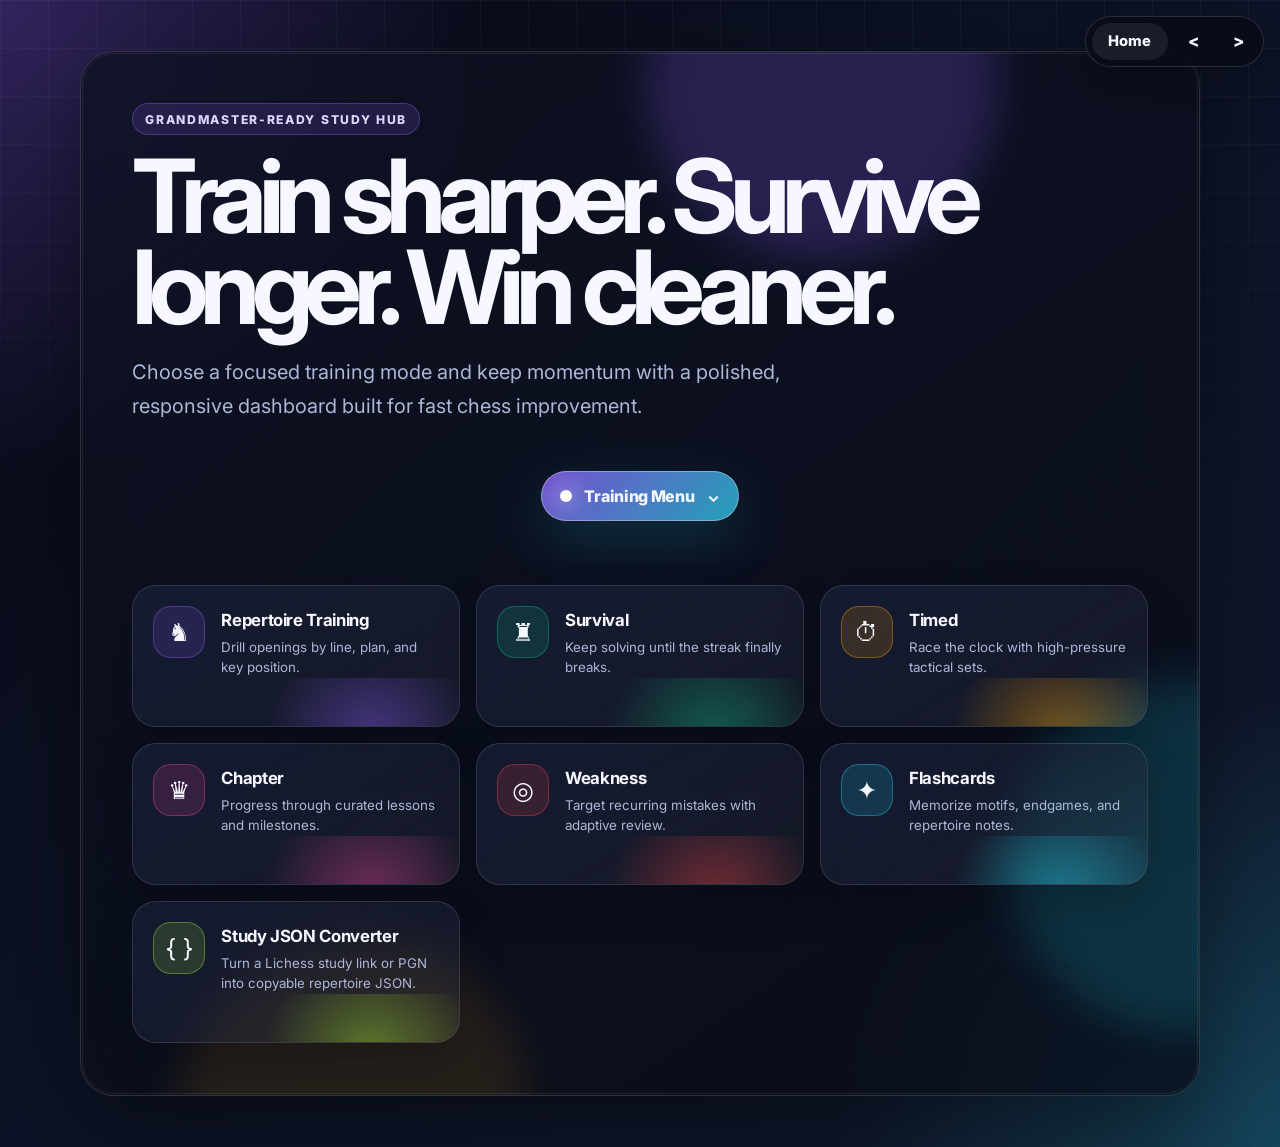
<file: index.html>
<!doctype html>
<html lang="en">
  <head>
    <meta charset="UTF-8" />
    <meta name="viewport" content="width=device-width, initial-scale=1.0" />
    <title>Chess Trainer Home</title>
    <link rel="preconnect" href="https://fonts.googleapis.com" />
    <link rel="preconnect" href="https://fonts.gstatic.com" crossorigin />
    <link
      href="https://fonts.googleapis.com/css2?family=Inter:wght@400;500;600;700;800&display=swap"
      rel="stylesheet"
    />
    <link rel="stylesheet" href="styles.css" />
  </head>
  <body>
    <header class="top-nav" aria-label="Primary navigation">
      <nav class="top-nav__controls" aria-label="Browser controls">
        <a class="top-nav__button top-nav__button--home" href="index.html" data-nav-home>Home</a>
        <button class="top-nav__button top-nav__button--icon" type="button" data-history="back" aria-label="Go back">&lt;</button>
        <button class="top-nav__button top-nav__button--icon" type="button" data-history="forward" aria-label="Go forward">&gt;</button>
      </nav>
    </header>

    <main class="home-shell" aria-labelledby="home-title">
      <section class="hero-card">
        <div class="ambient ambient-one"></div>
        <div class="ambient ambient-two"></div>
        <div class="ambient ambient-three"></div>

        <div class="hero-content">
          <p class="eyebrow">Grandmaster-ready study hub</p>
          <h1 id="home-title">Train sharper. Survive longer. Win cleaner.</h1>
          <p class="intro">
            Choose a focused training mode and keep momentum with a polished,
            responsive dashboard built for fast chess improvement.
          </p>
        </div>

        <div class="menu-launcher">
          <button
            id="menu-toggle"
            class="menu-toggle"
            type="button"
            aria-expanded="true"
            aria-controls="training-menu"
          >
            <span class="menu-toggle__orb" aria-hidden="true"></span>
            <span>Training Menu</span>
            <span class="menu-toggle__chevron" aria-hidden="true">⌄</span>
          </button>
        </div>

        <nav id="training-menu" class="mode-menu is-open" aria-label="Training mode menu">
          <a class="mode-card repertoire" href="training-board.html?mode=repertoire">
            <span class="mode-icon" aria-hidden="true">♞</span>
            <span>
              <strong>Repertoire Training</strong>
              <small>Drill openings by line, plan, and key position.</small>
            </span>
          </a>
          <a class="mode-card survival" href="training-board.html?mode=survival">
            <span class="mode-icon" aria-hidden="true">♜</span>
            <span>
              <strong>Survival</strong>
              <small>Keep solving until the streak finally breaks.</small>
            </span>
          </a>
          <a class="mode-card timed" href="training-board.html?mode=timed">
            <span class="mode-icon" aria-hidden="true">⏱</span>
            <span>
              <strong>Timed</strong>
              <small>Race the clock with high-pressure tactical sets.</small>
            </span>
          </a>
          <a class="mode-card chapter" href="training-board.html?mode=chapter">
            <span class="mode-icon" aria-hidden="true">♛</span>
            <span>
              <strong>Chapter</strong>
              <small>Progress through curated lessons and milestones.</small>
            </span>
          </a>
          <a class="mode-card weakness" href="training-board.html?mode=weakness">
            <span class="mode-icon" aria-hidden="true">◎</span>
            <span>
              <strong>Weakness</strong>
              <small>Target recurring mistakes with adaptive review.</small>
            </span>
          </a>
          <a class="mode-card flashcards" href="training-board.html?mode=flashcards">
            <span class="mode-icon" aria-hidden="true">✦</span>
            <span>
              <strong>Flashcards</strong>
              <small>Memorize motifs, endgames, and repertoire notes.</small>
            </span>
          </a>
          <a class="mode-card converter" href="study-converter.html">
            <span class="mode-icon" aria-hidden="true">{ }</span>
            <span>
              <strong>Study JSON Converter</strong>
              <small>Turn a Lichess study link or PGN into copyable repertoire JSON.</small>
            </span>
          </a>
        </nav>
      </section>
    </main>

    <script src="nav.js"></script>
    <script src="script.js"></script>
  </body>
</html>
</file>
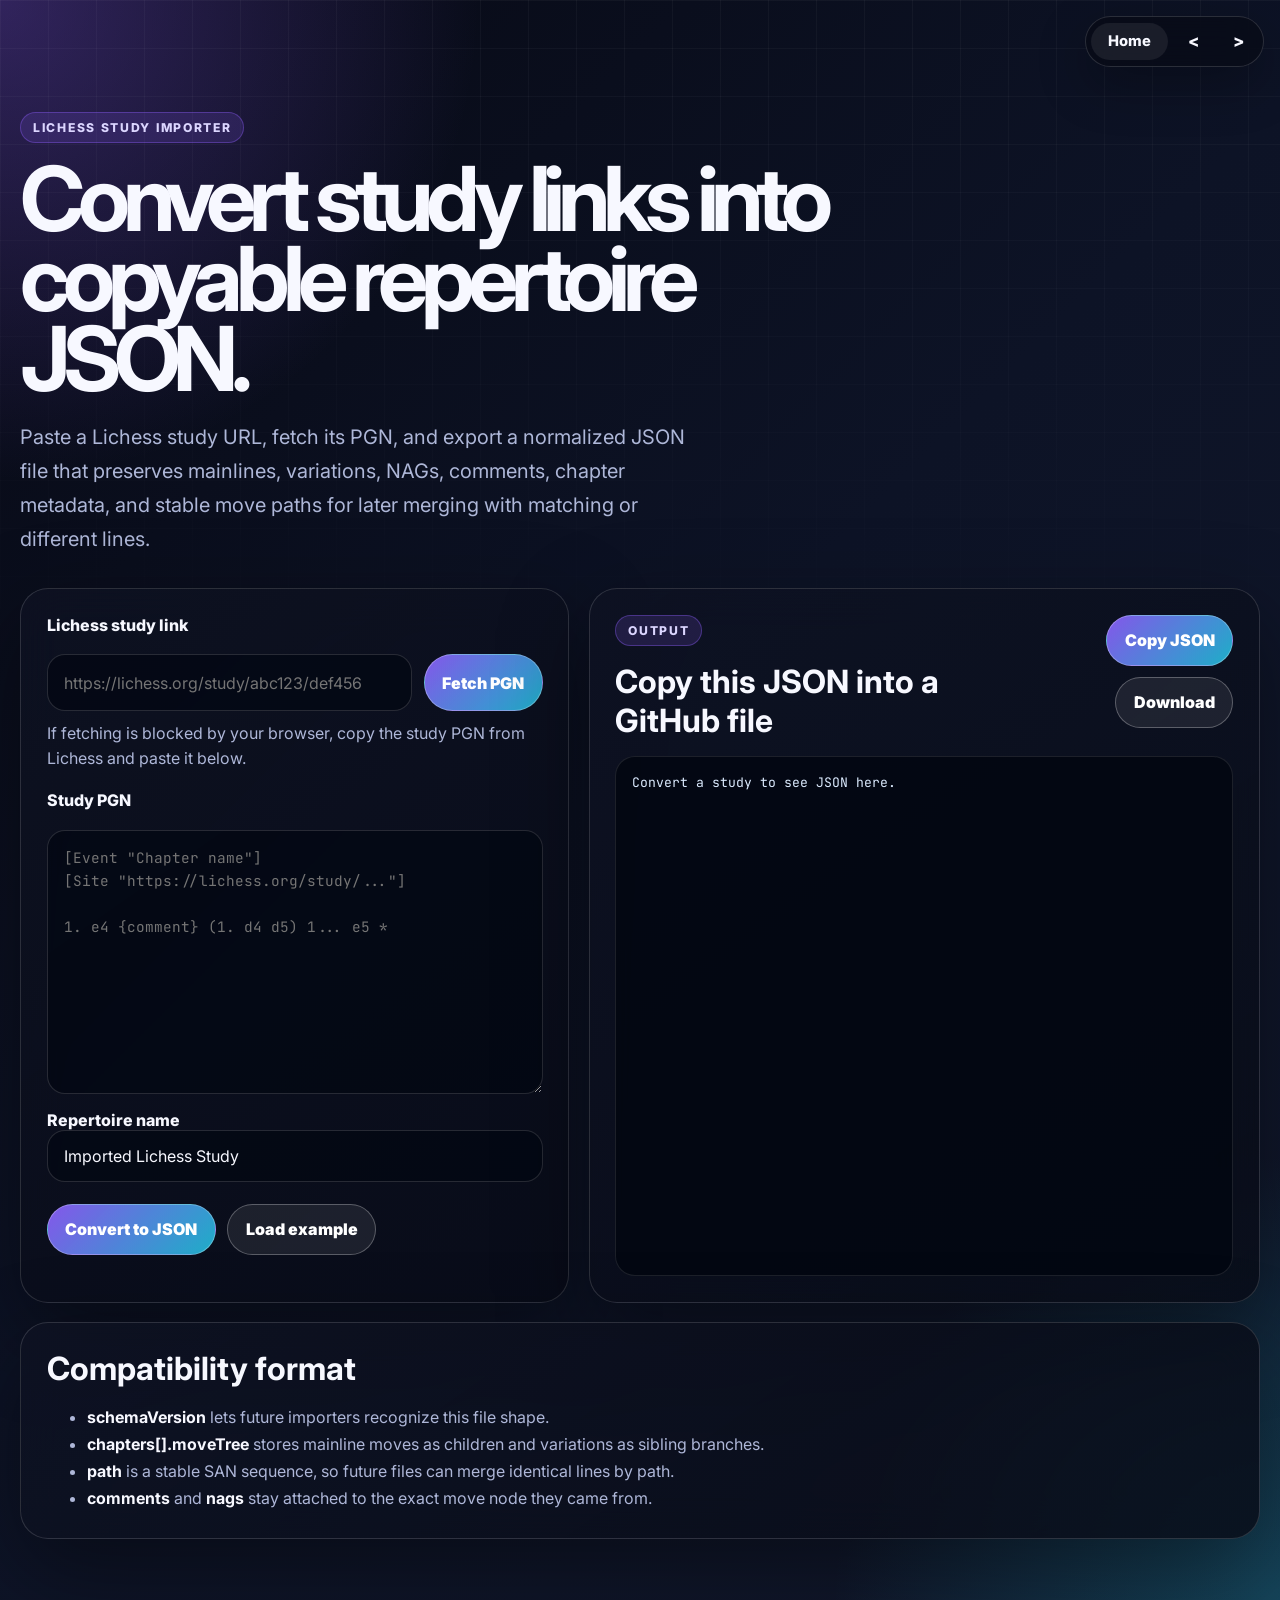
<file: study-converter.html>
<!doctype html>
<html lang="en">
  <head>
    <meta charset="UTF-8" />
    <meta name="viewport" content="width=device-width, initial-scale=1.0" />
    <title>Lichess Study JSON Converter</title>
    <link rel="preconnect" href="https://fonts.googleapis.com" />
    <link rel="preconnect" href="https://fonts.gstatic.com" crossorigin />
    <link
      href="https://fonts.googleapis.com/css2?family=Inter:wght@400;500;600;700;800&family=JetBrains+Mono:wght@500;700&display=swap"
      rel="stylesheet"
    />
    <link rel="stylesheet" href="styles.css" />
    <link rel="stylesheet" href="study-converter.css" />
  </head>
  <body>
    <header class="top-nav" aria-label="Primary navigation">
      <nav class="top-nav__controls" aria-label="Browser controls">
        <a class="top-nav__button top-nav__button--home" href="index.html" data-nav-home>Home</a>
        <button class="top-nav__button top-nav__button--icon" type="button" data-history="back" aria-label="Go back">&lt;</button>
        <button class="top-nav__button top-nav__button--icon" type="button" data-history="forward" aria-label="Go forward">&gt;</button>
      </nav>
    </header>

    <main class="converter-shell" aria-labelledby="converter-title">
      <section class="converter-hero">
        <p class="eyebrow">Lichess study importer</p>
        <h1 id="converter-title">Convert study links into copyable repertoire JSON.</h1>
        <p class="intro">
          Paste a Lichess study URL, fetch its PGN, and export a normalized JSON file that
          preserves mainlines, variations, NAGs, comments, chapter metadata, and stable move
          paths for later merging with matching or different lines.
        </p>
      </section>

      <section class="converter-grid" aria-label="Study converter workspace">
        <form class="converter-card input-card" id="converter-form">
          <label for="study-url">Lichess study link</label>
          <div class="inline-control">
            <input
              id="study-url"
              type="url"
              placeholder="https://lichess.org/study/abc123/def456"
              autocomplete="url"
            />
            <button type="button" id="fetch-study">Fetch PGN</button>
          </div>
          <p class="field-help">
            If fetching is blocked by your browser, copy the study PGN from Lichess and paste it below.
          </p>

          <label for="study-pgn">Study PGN</label>
          <textarea
            id="study-pgn"
            spellcheck="false"
            placeholder='[Event "Chapter name"]&#10;[Site "https://lichess.org/study/..."]&#10;&#10;1. e4 {comment} (1. d4 d5) 1... e5 *'
          ></textarea>

          <div class="option-row">
            <label for="repertoire-name">Repertoire name</label>
            <input id="repertoire-name" type="text" value="Imported Lichess Study" />
          </div>

          <div class="button-row">
            <button type="submit">Convert to JSON</button>
            <button type="button" class="ghost-button" id="load-example">Load example</button>
          </div>
          <p class="status-message" id="converter-status" role="status"></p>
        </form>

        <section class="converter-card output-card" aria-labelledby="output-title">
          <div class="output-heading">
            <div>
              <p class="eyebrow">Output</p>
              <h2 id="output-title">Copy this JSON into a GitHub file</h2>
            </div>
            <div class="button-row compact">
              <button type="button" id="copy-json">Copy JSON</button>
              <button type="button" class="ghost-button" id="download-json">Download</button>
            </div>
          </div>
          <pre class="json-preview"><code id="json-output">Convert a study to see JSON here.</code></pre>
        </section>
      </section>

      <section class="converter-card schema-card" aria-labelledby="schema-title">
        <h2 id="schema-title">Compatibility format</h2>
        <ul>
          <li><strong>schemaVersion</strong> lets future importers recognize this file shape.</li>
          <li><strong>chapters[].moveTree</strong> stores mainline moves as children and variations as sibling branches.</li>
          <li><strong>path</strong> is a stable SAN sequence, so future files can merge identical lines by path.</li>
          <li><strong>comments</strong> and <strong>nags</strong> stay attached to the exact move node they came from.</li>
        </ul>
      </section>
    </main>

    <script src="nav.js"></script>
    <script type="module" src="study-converter.js"></script>
  </body>
</html>
</file>
<file: styles.css>
:root {
  color-scheme: dark;
  --bg: #080b16;
  --panel: rgba(14, 18, 34, 0.78);
  --panel-strong: rgba(22, 28, 51, 0.94);
  --text: #f7f8ff;
  --muted: #aeb7d8;
  --line: rgba(255, 255, 255, 0.14);
  --shadow: 0 30px 90px rgba(0, 0, 0, 0.42);
  --accent: #8b5cf6;
  --accent-2: #22d3ee;
  --accent-3: #f59e0b;
}

* {
  box-sizing: border-box;
}

body {
  min-height: 100vh;
  margin: 0;
  overflow-x: hidden;
  font-family: Inter, ui-sans-serif, system-ui, -apple-system, BlinkMacSystemFont,
    "Segoe UI", sans-serif;
  color: var(--text);
  background:
    radial-gradient(circle at top left, rgba(139, 92, 246, 0.32), transparent 30rem),
    radial-gradient(circle at bottom right, rgba(34, 211, 238, 0.24), transparent 28rem),
    linear-gradient(135deg, #070914 0%, #0d1326 48%, #11182c 100%);
}

body::before {
  position: fixed;
  inset: 0;
  z-index: -2;
  content: "";
  background-image:
    linear-gradient(rgba(255, 255, 255, 0.045) 1px, transparent 1px),
    linear-gradient(90deg, rgba(255, 255, 255, 0.045) 1px, transparent 1px);
  background-size: 48px 48px;
  mask-image: linear-gradient(to bottom, rgba(0, 0, 0, 0.88), transparent 80%);
}

.home-shell {
  display: grid;
  min-height: 100vh;
  place-items: center;
  padding: clamp(1.25rem, 4vw, 4rem);
}

.hero-card {
  position: relative;
  display: grid;
  width: min(1120px, 100%);
  gap: clamp(2rem, 5vw, 4rem);
  padding: clamp(1.25rem, 4vw, 4rem);
  overflow: hidden;
  background: linear-gradient(145deg, var(--panel), rgba(8, 11, 22, 0.74));
  border: 1px solid var(--line);
  border-radius: 34px;
  box-shadow: var(--shadow);
  backdrop-filter: blur(22px);
}

.hero-card::after {
  position: absolute;
  inset: 1px;
  pointer-events: none;
  content: "";
  border: 1px solid rgba(255, 255, 255, 0.08);
  border-radius: 33px;
}

.ambient {
  position: absolute;
  width: 22rem;
  height: 22rem;
  pointer-events: none;
  border-radius: 999px;
  filter: blur(22px);
  opacity: 0.48;
  animation: float 9s ease-in-out infinite alternate;
}

.ambient-one {
  top: -9rem;
  right: 18%;
  background: rgba(139, 92, 246, 0.48);
}

.ambient-two {
  right: -10rem;
  bottom: 4rem;
  background: rgba(34, 211, 238, 0.34);
  animation-delay: -2.5s;
}

.ambient-three {
  bottom: -12rem;
  left: 6rem;
  background: rgba(245, 158, 11, 0.24);
  animation-delay: -5s;
}

.hero-content,
.menu-launcher,
.mode-menu {
  position: relative;
  z-index: 1;
}

.eyebrow {
  width: fit-content;
  margin: 0 0 1rem;
  padding: 0.45rem 0.75rem;
  font-size: 0.76rem;
  font-weight: 800;
  letter-spacing: 0.14em;
  text-transform: uppercase;
  color: #dcd6ff;
  background: rgba(139, 92, 246, 0.16);
  border: 1px solid rgba(139, 92, 246, 0.38);
  border-radius: 999px;
}

h1 {
  max-width: 850px;
  margin: 0;
  font-size: clamp(2.7rem, 8vw, 6.9rem);
  line-height: 0.89;
  letter-spacing: -0.08em;
}

.intro {
  max-width: 680px;
  margin: 1.35rem 0 0;
  font-size: clamp(1rem, 2vw, 1.25rem);
  line-height: 1.7;
  color: var(--muted);
}

.menu-launcher {
  display: flex;
  justify-content: center;
  margin-top: -1rem;
}

.menu-toggle {
  display: inline-flex;
  align-items: center;
  gap: 0.8rem;
  padding: 0.9rem 1.15rem;
  font: inherit;
  font-weight: 800;
  letter-spacing: -0.02em;
  color: var(--text);
  cursor: pointer;
  background:
    linear-gradient(135deg, rgba(139, 92, 246, 0.8), rgba(34, 211, 238, 0.7)),
    rgba(255, 255, 255, 0.12);
  border: 1px solid rgba(255, 255, 255, 0.34);
  border-radius: 999px;
  box-shadow: 0 18px 55px rgba(34, 211, 238, 0.18);
  transition: transform 220ms ease, box-shadow 220ms ease;
}

.menu-toggle:hover,
.menu-toggle:focus-visible {
  transform: translateY(-3px);
  box-shadow: 0 22px 70px rgba(139, 92, 246, 0.28);
  outline: none;
}

.menu-toggle__orb {
  width: 0.72rem;
  height: 0.72rem;
  background: #ffffff;
  border-radius: 999px;
  box-shadow: 0 0 22px rgba(255, 255, 255, 0.9);
}

.menu-toggle__chevron {
  display: inline-block;
  transition: transform 220ms ease;
}

.menu-toggle[aria-expanded="false"] .menu-toggle__chevron {
  transform: rotate(-90deg);
}

.mode-menu {
  display: grid;
  grid-template-columns: repeat(3, minmax(0, 1fr));
  gap: 1rem;
  max-height: 900px;
  opacity: 1;
  transform-origin: top center;
  transition: max-height 320ms ease, opacity 220ms ease, transform 320ms ease;
}

.mode-menu:not(.is-open) {
  max-height: 0;
  overflow: hidden;
  opacity: 0;
  transform: translateY(-18px) scale(0.98);
}

.mode-card {
  --card-accent: var(--accent);
  position: relative;
  display: grid;
  grid-template-columns: auto 1fr;
  gap: 1rem;
  min-height: 142px;
  padding: 1.25rem;
  overflow: hidden;
  color: var(--text);
  text-align: left;
  cursor: pointer;
  background: linear-gradient(150deg, var(--panel-strong), rgba(255, 255, 255, 0.045));
  border: 1px solid rgba(255, 255, 255, 0.12);
  border-radius: 24px;
  box-shadow: 0 20px 45px rgba(0, 0, 0, 0.2);
  transition:
    transform 220ms ease,
    border-color 220ms ease,
    box-shadow 220ms ease,
    background 220ms ease;
}

.mode-card::before {
  position: absolute;
  inset: auto -20% -55% 26%;
  height: 125px;
  content: "";
  background: radial-gradient(circle, color-mix(in srgb, var(--card-accent) 58%, transparent), transparent 65%);
  opacity: 0.75;
  transition: transform 220ms ease, opacity 220ms ease;
}

.mode-card:hover,
.mode-card:focus-visible,
.mode-card.is-active {
  transform: translateY(-8px) scale(1.015);
  background: linear-gradient(150deg, rgba(30, 37, 67, 0.96), rgba(255, 255, 255, 0.08));
  border-color: color-mix(in srgb, var(--card-accent) 70%, white 10%);
  box-shadow: 0 26px 70px color-mix(in srgb, var(--card-accent) 28%, black 72%);
  outline: none;
}

.mode-card:hover::before,
.mode-card:focus-visible::before,
.mode-card.is-active::before {
  transform: translateY(-18px) scale(1.18);
  opacity: 1;
}

.mode-icon {
  display: grid;
  width: 3.25rem;
  height: 3.25rem;
  place-items: center;
  font-size: 1.55rem;
  background: color-mix(in srgb, var(--card-accent) 16%, transparent);
  border: 1px solid color-mix(in srgb, var(--card-accent) 38%, transparent);
  border-radius: 18px;
}

.mode-card strong,
.mode-card small {
  display: block;
}

.mode-card strong {
  margin-top: 0.2rem;
  font-size: 1.05rem;
  letter-spacing: -0.02em;
}

.mode-card small {
  margin-top: 0.45rem;
  line-height: 1.55;
  color: var(--muted);
}

.survival {
  --card-accent: #10b981;
}

.timed {
  --card-accent: #f59e0b;
}

.chapter {
  --card-accent: #ec4899;
}

.weakness {
  --card-accent: #ef4444;
}

.flashcards {
  --card-accent: #22d3ee;
}

@keyframes float {
  from {
    transform: translate3d(-1rem, 0, 0) scale(1);
  }
  to {
    transform: translate3d(1rem, 1.6rem, 0) scale(1.08);
  }
}

@media (max-width: 850px) {
  .mode-menu {
    grid-template-columns: repeat(2, minmax(0, 1fr));
  }
}

@media (max-width: 620px) {
  .home-shell {
    place-items: stretch;
  }

  .hero-card {
    border-radius: 26px;
  }

  .mode-menu {
    grid-template-columns: 1fr;
  }

  .mode-card {
    min-height: 118px;
  }
}

.top-nav {
  position: fixed;
  top: 1rem;
  right: 1rem;
  left: 1rem;
  z-index: 10;
  display: flex;
  gap: 1rem;
  align-items: center;
  justify-content: flex-end;
  pointer-events: none;
}

.top-nav__controls {
  display: flex;
  flex-wrap: wrap;
  gap: 0.45rem;
  justify-content: flex-end;
  max-width: min(100%, 42rem);
  padding: 0.35rem;
  pointer-events: auto;
  background: rgba(8, 11, 22, 0.72);
  border: 1px solid var(--line);
  border-radius: 999px;
  box-shadow: 0 18px 50px rgba(0, 0, 0, 0.28);
  backdrop-filter: blur(18px);
}

.top-nav__button {
  display: inline-flex;
  align-items: center;
  justify-content: center;
  min-width: 2.35rem;
  min-height: 2.35rem;
  padding: 0 0.95rem;
  font: inherit;
  font-size: 0.92rem;
  font-weight: 800;
  color: var(--text);
  text-decoration: none;
  cursor: pointer;
  background: transparent;
  border: 0;
  border-radius: 999px;
  transition: background 180ms ease, transform 180ms ease;
}

.top-nav__button:hover,
.top-nav__button:focus-visible {
  background: linear-gradient(135deg, rgba(139, 92, 246, 0.82), rgba(34, 211, 238, 0.58));
  outline: none;
  transform: translateY(-1px);
}

.mode-card {
  text-decoration: none;
}

.converter {
  --card-accent: #a3e635;
}

@media (max-width: 620px) {
  .top-nav {
    position: absolute;
    align-items: stretch;
  }

  .top-nav,
  .top-nav__controls {
    flex-direction: column;
  }

  .top-nav__controls {
    border-radius: 22px;
  }
}

.board-page .app-shell {
  padding-top: clamp(6rem, 9vw, 7.5rem);
}

.top-nav .top-nav__button {
  display: inline-flex;
  align-items: center;
  justify-content: center;
  min-width: 2.35rem;
  min-height: 2.35rem;
  padding: 0 0.95rem;
  font: inherit;
  font-size: 0.92rem;
  font-weight: 800;
  line-height: 1;
  color: var(--text);
  text-decoration: none;
  cursor: pointer;
  background: transparent;
  border: 0;
  border-radius: 999px;
  box-shadow: none;
  transition: background 180ms ease, transform 180ms ease, box-shadow 180ms ease;
}

.top-nav .top-nav__button--home {
  padding-inline: 1.05rem;
  background: rgba(255, 255, 255, 0.07);
}

.top-nav .top-nav__button--icon {
  width: 2.35rem;
  padding: 0;
  font-size: 1.05rem;
}

.top-nav .top-nav__button:hover,
.top-nav .top-nav__button:focus-visible {
  color: #ffffff;
  background: linear-gradient(135deg, rgba(139, 92, 246, 0.82), rgba(34, 211, 238, 0.58));
  outline: none;
  box-shadow: 0 10px 28px rgba(34, 211, 238, 0.16);
  transform: translateY(-1px);
}
</file>
<file: study-converter.css>
.converter-shell {
  width: min(1240px, calc(100% - 2rem));
  min-height: 100vh;
  margin: 0 auto;
  padding: 7rem 0 4rem;
}

.converter-hero {
  max-width: 880px;
  margin-bottom: 2rem;
}

.converter-hero h1 {
  max-width: 960px;
  font-size: clamp(2.4rem, 7vw, 5.8rem);
}

.converter-grid {
  display: grid;
  grid-template-columns: minmax(20rem, 0.9fr) minmax(22rem, 1.1fr);
  gap: 1.2rem;
  align-items: stretch;
}

.converter-card {
  position: relative;
  z-index: 1;
  padding: clamp(1.1rem, 3vw, 1.6rem);
  background: linear-gradient(145deg, var(--panel), rgba(8, 11, 22, 0.82));
  border: 1px solid var(--line);
  border-radius: 28px;
  box-shadow: var(--shadow);
  backdrop-filter: blur(20px);
}

.input-card,
.output-card {
  display: grid;
  gap: 1rem;
}

label,
.option-row label {
  display: block;
  font-weight: 800;
  color: #f7f8ff;
}

input,
textarea {
  width: 100%;
  padding: 0.95rem 1rem;
  font: inherit;
  color: var(--text);
  background: rgba(4, 8, 18, 0.72);
  border: 1px solid rgba(255, 255, 255, 0.14);
  border-radius: 18px;
  outline: none;
}

textarea {
  min-height: 260px;
  resize: vertical;
  font-family: "JetBrains Mono", ui-monospace, SFMono-Regular, Menlo, monospace;
  font-size: 0.9rem;
  line-height: 1.6;
}

input:focus,
textarea:focus {
  border-color: rgba(34, 211, 238, 0.72);
  box-shadow: 0 0 0 4px rgba(34, 211, 238, 0.12);
}

.inline-control {
  display: grid;
  grid-template-columns: 1fr auto;
  gap: 0.7rem;
}

.field-help,
.status-message {
  margin: -0.35rem 0 0;
  color: var(--muted);
  line-height: 1.55;
}

.status-message[data-type="success"] {
  color: #86efac;
}

.status-message[data-type="error"] {
  color: #fca5a5;
}

.status-message[data-type="info"] {
  color: #93c5fd;
}

.button-row {
  display: flex;
  flex-wrap: wrap;
  gap: 0.7rem;
  align-items: center;
}

.button-row.compact {
  justify-content: flex-end;
}

button,
.ghost-button {
  padding: 0.9rem 1.1rem;
  font: inherit;
  font-weight: 900;
  color: #ffffff;
  cursor: pointer;
  background: linear-gradient(135deg, rgba(139, 92, 246, 0.95), rgba(34, 211, 238, 0.82));
  border: 1px solid rgba(255, 255, 255, 0.28);
  border-radius: 999px;
}

button:hover,
button:focus-visible {
  transform: translateY(-2px);
  outline: none;
  box-shadow: 0 14px 36px rgba(34, 211, 238, 0.18);
}

button:disabled {
  cursor: wait;
  opacity: 0.62;
}

.ghost-button {
  background: rgba(255, 255, 255, 0.08);
}

.output-heading {
  display: flex;
  gap: 1rem;
  align-items: flex-start;
  justify-content: space-between;
}

.output-heading h2,
.schema-card h2 {
  margin: 0;
  font-size: clamp(1.35rem, 3vw, 2rem);
}

.json-preview {
  min-height: 520px;
  max-height: 720px;
  margin: 0;
  padding: 1rem;
  overflow: auto;
  color: #dbeafe;
  background: rgba(3, 7, 18, 0.88);
  border: 1px solid rgba(255, 255, 255, 0.1);
  border-radius: 20px;
}

.json-preview code {
  white-space: pre;
  font-family: "JetBrains Mono", ui-monospace, SFMono-Regular, Menlo, monospace;
  font-size: 0.82rem;
  line-height: 1.55;
}

.schema-card {
  margin-top: 1.2rem;
}

.schema-card ul {
  margin-bottom: 0;
  color: var(--muted);
  line-height: 1.7;
}

.schema-card strong {
  color: var(--text);
}

@media (max-width: 900px) {
  .converter-grid,
  .inline-control {
    grid-template-columns: 1fr;
  }

  .output-heading {
    display: grid;
  }

  .button-row.compact {
    justify-content: flex-start;
  }
}
</file>
